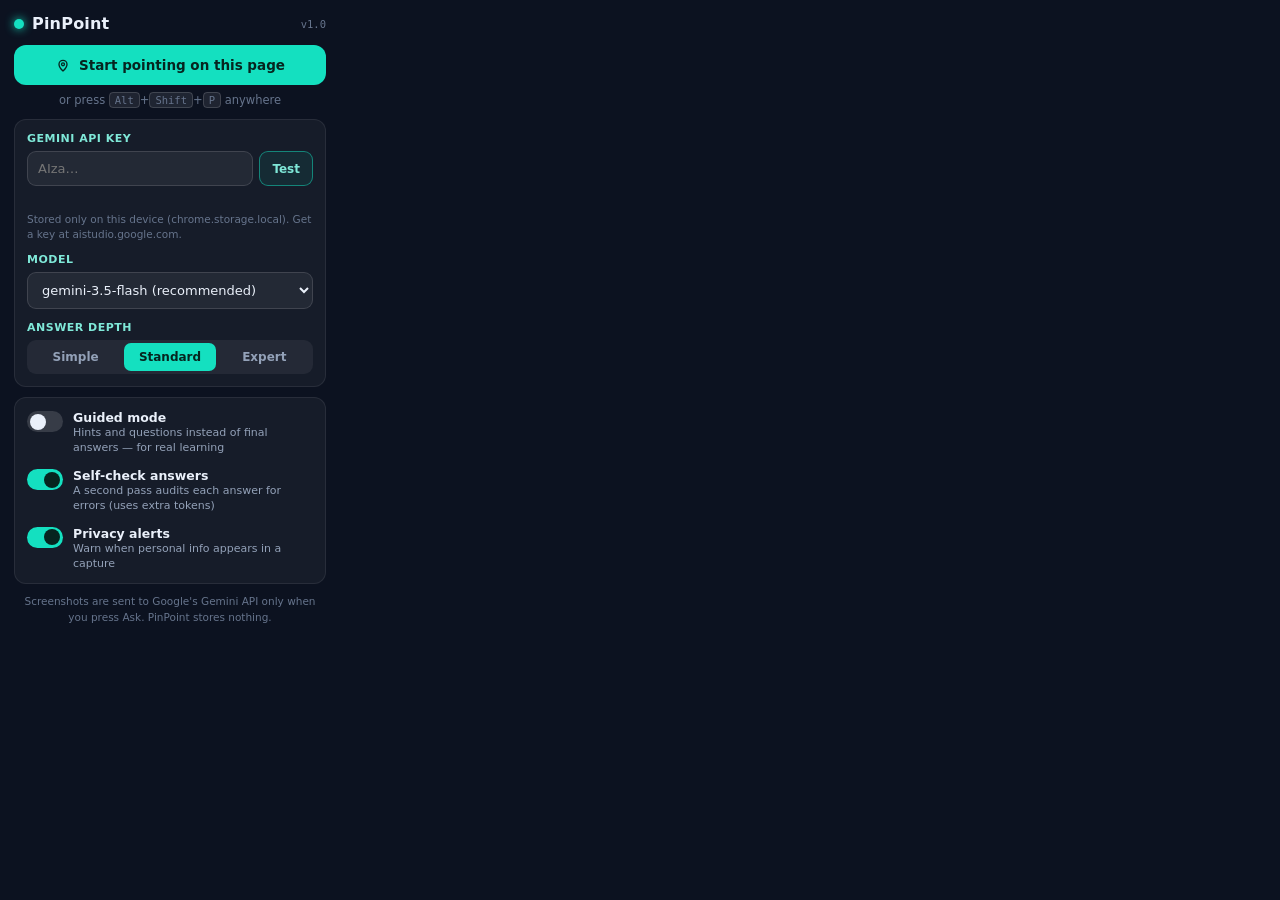
<file: popup/popup.html>
<!DOCTYPE html>
<html lang="en">
<head>
  <meta charset="UTF-8" />
  <link rel="stylesheet" href="popup.css" />
  <title>PinPoint</title>
</head>
<body>
  <header class="head">
    <span class="dot"></span>
    <h1>PinPoint</h1>
    <span class="ver">v1.0</span>
  </header>

  <button id="start" class="primary">
    <svg viewBox="0 0 24 24" width="16" height="16" fill="none" stroke="currentColor" stroke-width="2" stroke-linecap="round"><path d="M12 21s-6-5.1-6-10a6 6 0 1 1 12 0c0 4.9-6 10-6 10z"/><circle cx="12" cy="11" r="2.2"/></svg>
    Start pointing on this page
  </button>
  <p class="kbd-hint">or press <kbd>Alt</kbd>+<kbd>Shift</kbd>+<kbd>P</kbd> anywhere</p>

  <section class="card">
    <label class="field">
      <span class="label">Gemini API key</span>
      <div class="keyrow">
        <input id="apiKey" type="password" placeholder="AIza…" autocomplete="off" spellcheck="false" />
        <button id="testKey" class="mini" title="Test the key">Test</button>
      </div>
      <span id="keyStatus" class="status"></span>
      <span class="foot">Stored only on this device (chrome.storage.local). Get a key at aistudio.google.com.</span>
    </label>

    <label class="field">
      <span class="label">Model</span>
      <select id="model">
        <option value="gemini-3.5-flash">gemini-3.5-flash (recommended)</option>
        <option value="gemini-2.5-pro">gemini-2.5-pro</option>
        <option value="gemini-2.5-flash">gemini-2.5-flash (faster, cheaper)</option>
      </select>
    </label>

    <label class="field">
      <span class="label">Answer depth</span>
      <div class="seg" id="depthSeg">
        <button data-v="eli5">Simple</button>
        <button data-v="standard" class="on">Standard</button>
        <button data-v="expert">Expert</button>
      </div>
    </label>
  </section>

  <section class="card">
    <label class="toggle">
      <input type="checkbox" id="guidedMode" />
      <span class="tog"></span>
      <span class="tlabel"><strong>Guided mode</strong><em>Hints and questions instead of final answers — for real learning</em></span>
    </label>
    <label class="toggle">
      <input type="checkbox" id="verifyPass" checked />
      <span class="tog"></span>
      <span class="tlabel"><strong>Self-check answers</strong><em>A second pass audits each answer for errors (uses extra tokens)</em></span>
    </label>
    <label class="toggle">
      <input type="checkbox" id="privacyBlur" checked />
      <span class="tog"></span>
      <span class="tlabel"><strong>Privacy alerts</strong><em>Warn when personal info appears in a capture</em></span>
    </label>
  </section>

  <footer class="foot-note">
    Screenshots are sent to Google's Gemini API only when you press Ask. PinPoint stores nothing.
  </footer>

  <script src="popup.js"></script>
</body>
</html>
</file>
<file: popup/popup.css>
* { box-sizing: border-box; margin: 0; padding: 0; font-family: -apple-system, "Segoe UI", Roboto, Inter, system-ui, sans-serif; }
body { width: 340px; background: #0C1220; color: #EAF0FA; padding: 14px; }

.head { display: flex; align-items: center; gap: 8px; margin-bottom: 12px; }
.dot { width: 10px; height: 10px; border-radius: 50%; background: #14E0C0; box-shadow: 0 0 10px #14E0C0; }
h1 { font-size: 16px; font-weight: 800; letter-spacing: .2px; flex: 1; }
.ver { font-size: 10.5px; color: #66748C; font-family: ui-monospace, monospace; }

.primary { width: 100%; display: flex; align-items: center; justify-content: center; gap: 8px;
  padding: 12px; border: 0; border-radius: 12px; background: #14E0C0; color: #06251F;
  font-weight: 800; font-size: 13.5px; cursor: pointer; transition: transform .12s, box-shadow .12s; }
.primary:hover { transform: translateY(-1px); box-shadow: 0 6px 20px rgba(20,224,192,.35); }
.kbd-hint { text-align: center; font-size: 11.5px; color: #66748C; margin: 8px 0 12px; }
kbd { background: rgba(255,255,255,.08); border: 1px solid rgba(255,255,255,.15); border-radius: 4px; padding: 1px 5px; font-size: 10.5px; font-family: ui-monospace, monospace; }

.card { background: rgba(255,255,255,.045); border: 1px solid rgba(255,255,255,.08); border-radius: 12px;
  padding: 12px; margin-bottom: 10px; display: flex; flex-direction: column; gap: 12px; }
.field { display: flex; flex-direction: column; gap: 6px; }
.label { font-size: 11px; font-weight: 700; text-transform: uppercase; letter-spacing: .5px; color: #7FE8D8; }
.keyrow { display: flex; gap: 6px; }
input[type="password"], select { flex: 1; width: 100%; background: rgba(255,255,255,.06); border: 1.5px solid rgba(255,255,255,.13);
  color: #EAF0FA; border-radius: 9px; padding: 9px 10px; font-size: 13px; outline: none; }
input:focus, select:focus { border-color: #14E0C0; }
select option { background: #101828; }
.mini { padding: 0 12px; border-radius: 9px; border: 1px solid rgba(20,224,192,.5); background: rgba(20,224,192,.08);
  color: #7FE8D8; font-size: 12px; font-weight: 700; cursor: pointer; }
.status { font-size: 11.5px; min-height: 14px; }
.status.ok { color: #6FE8D2; } .status.bad { color: #FF9E9E; }
.foot { font-size: 10.5px; color: #66748C; line-height: 1.4; }

.seg { display: flex; background: rgba(255,255,255,.06); border-radius: 9px; padding: 3px; gap: 3px; }
.seg button { flex: 1; padding: 7px 0; border: 0; border-radius: 7px; background: transparent; color: #93A1B8;
  font-size: 12px; font-weight: 700; cursor: pointer; }
.seg button.on { background: #14E0C0; color: #06251F; }

.toggle { display: flex; align-items: flex-start; gap: 10px; cursor: pointer; }
.toggle input { display: none; }
.tog { flex: 0 0 auto; width: 36px; height: 21px; border-radius: 999px; background: rgba(255,255,255,.14); position: relative; transition: background .15s; margin-top: 1px; }
.tog::after { content: ""; position: absolute; top: 2.5px; left: 3px; width: 16px; height: 16px; border-radius: 50%; background: #EAF0FA; transition: left .15s; }
.toggle input:checked + .tog { background: #14E0C0; }
.toggle input:checked + .tog::after { left: 17px; background: #06251F; }
.tlabel { display: flex; flex-direction: column; gap: 1px; }
.tlabel strong { font-size: 12.5px; }
.tlabel em { font-style: normal; font-size: 11px; color: #93A1B8; line-height: 1.35; }

.foot-note { font-size: 10.5px; color: #66748C; text-align: center; line-height: 1.45; padding: 0 6px; }
</file>
